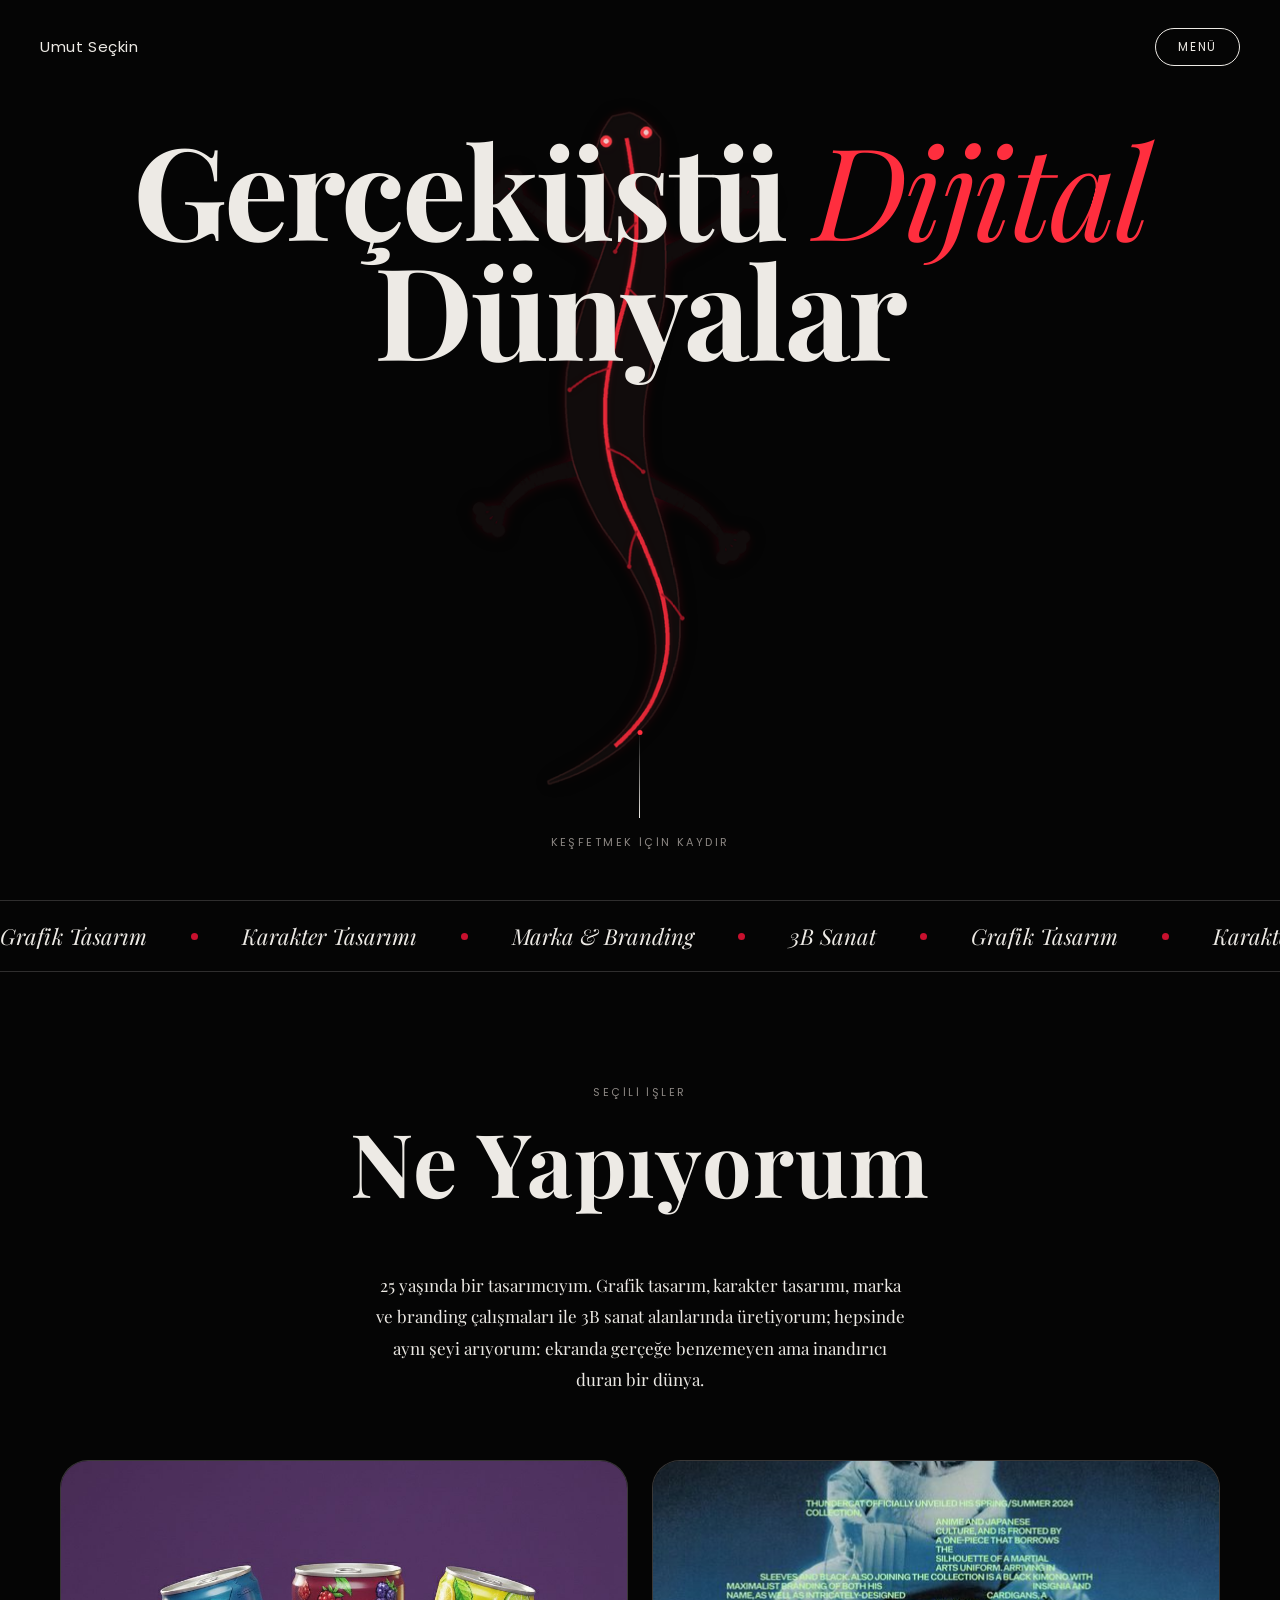
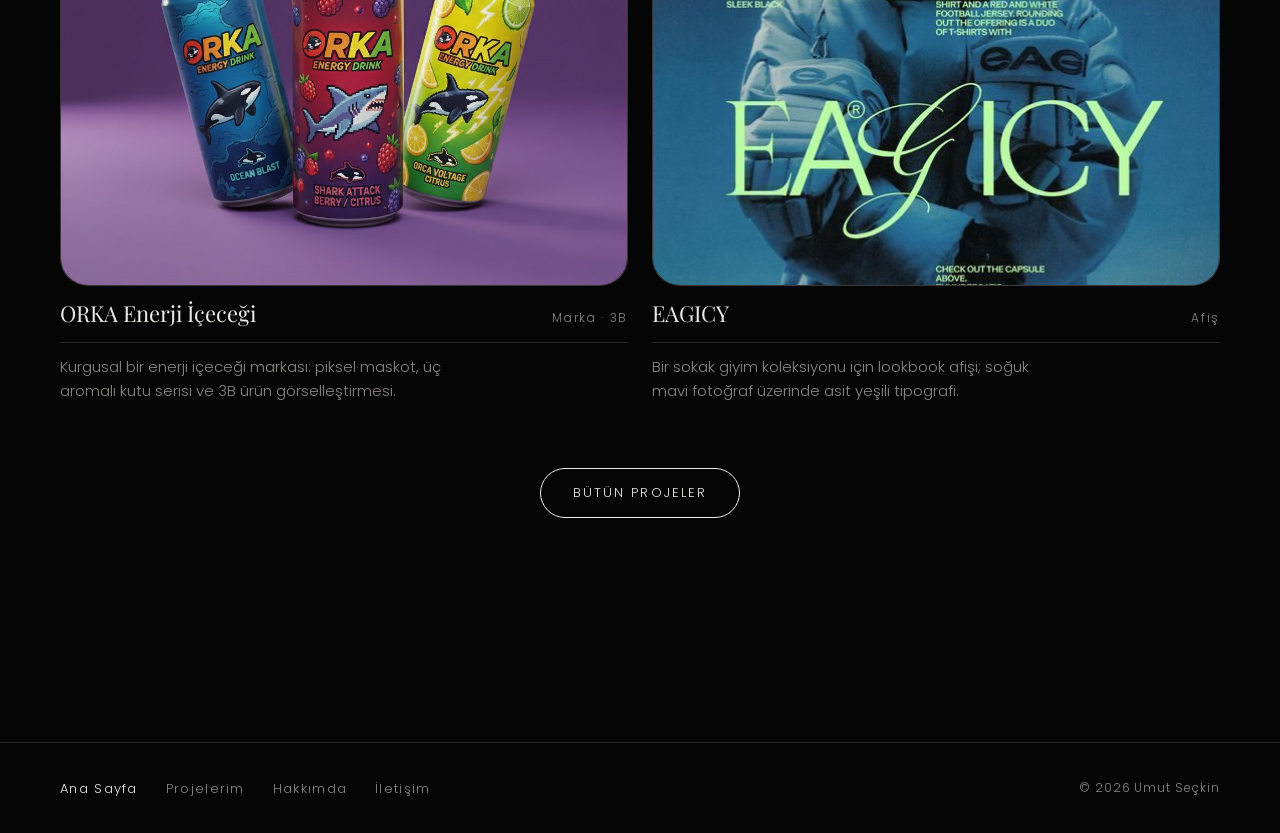
<file: index.html>
<!DOCTYPE html>
<html lang="tr">
<head>
  <meta charset="UTF-8">
  <meta name="viewport" content="width=device-width, initial-scale=1.0">
  <title>Umut Seçkin — Gerçeküstü Dijital Dünyalar</title>
  <meta name="description" content="Umut Seçkin'in kişisel portfolyosu: grafik tasarım, karakter tasarımı, marka çalışmaları ve 3B sanat.">
  <link rel="icon" href="gorseller/kertenkele.png">
  <link rel="stylesheet" href="css/style.css">
</head>
<body>

  <header class="ust-bar">
    <a class="imza" href="index.html">Umut Seçkin</a>
    <button class="menu-dugme" type="button" id="menuAc" aria-expanded="false" aria-controls="menu">Menü</button>
  </header>

  <nav class="menu-katman" id="menu" data-acik="false" aria-label="Ana menü">
    <button class="menu-kapat" type="button" id="menuKapat">Kapat</button>
    <a class="menu-baglanti" href="index.html" style="--i:1" aria-current="page">Ana Sayfa</a>
    <a class="menu-baglanti" href="projeler.html" style="--i:2">Projelerim</a>
    <a class="menu-baglanti" href="hakkimda.html" style="--i:3">Hakkımda</a>
    <a class="menu-baglanti" href="iletisim.html" style="--i:4">İletişim</a>
  </nav>

  <main>

    <section class="acilis">
      <div class="motif motif--merkez" aria-hidden="true"><img class="motif-ic" src="gorseller/kertenkele.png" alt="" data-hiz="0.10" data-fare="18"></div>
      <h1 class="dev-baslik acilis-baslik">Gerçeküstü <em>Dijital</em> Dünyalar</h1>
      <a class="kaydir" href="#serit">
        <span class="hat" aria-hidden="true"></span>
        <span class="etiket">Keşfetmek için kaydır</span>
      </a>
    </section>

    <div class="serit" id="serit" aria-hidden="true">
      <div class="serit-ic">
        <span>Grafik Tasarım</span><span class="serit-nokta"></span>
        <span>Karakter Tasarımı</span><span class="serit-nokta"></span>
        <span>Marka &amp; Branding</span><span class="serit-nokta"></span>
        <span>3B Sanat</span><span class="serit-nokta"></span>
        <span>Grafik Tasarım</span><span class="serit-nokta"></span>
        <span>Karakter Tasarımı</span><span class="serit-nokta"></span>
        <span>Marka &amp; Branding</span><span class="serit-nokta"></span>
        <span>3B Sanat</span><span class="serit-nokta"></span>
      </div>
    </div>

    <section class="bolum" id="secili">
      <div class="kabuk">
        <div class="bolum-basi anim">
          <p class="etiket">Seçili işler</p>
          <h2 class="sayfa-baslik">Ne Yapıyorum</h2>
        </div>

        <p class="metin-serif giris-metin anim">
          25 yaşında bir tasarımcıyım. Grafik tasarım, karakter tasarımı, marka ve
          branding çalışmaları ile 3B sanat alanlarında üretiyorum; hepsinde aynı şeyi
          arıyorum: ekranda gerçeğe benzemeyen ama inandırıcı duran bir dünya.
        </p>

        <div class="izgara">
          <a class="proje anim" href="projeler.html">
            <div class="proje-gorsel">
              <img src="gorseller/orka.jpg" alt="ORKA enerji içeceği kutu serisi, üç boyutlu ürün görseli">
            </div>
            <div class="proje-bilgi">
              <h3 class="proje-ad">ORKA Enerji İçeceği</h3>
              <span class="proje-yil">Marka · 3B</span>
            </div>
            <p class="proje-aciklama">Kurgusal bir enerji içeceği markası: piksel maskot, üç aromalı kutu serisi ve 3B ürün görselleştirmesi.</p>
          </a>

          <a class="proje anim" href="projeler.html" style="--gecikme:.12s">
            <div class="proje-gorsel">
              <img src="gorseller/eagicy.jpg" alt="EAGICY moda koleksiyonu afişi" class="odak-orta">
            </div>
            <div class="proje-bilgi">
              <h3 class="proje-ad">EAGICY</h3>
              <span class="proje-yil">Afiş</span>
            </div>
            <p class="proje-aciklama">Bir sokak giyim koleksiyonu için lookbook afişi; soğuk mavi fotoğraf üzerinde asit yeşili tipografi.</p>
          </a>
        </div>

        <div class="devam anim">
          <a class="devam-baglanti" href="projeler.html">Bütün projeler</a>
        </div>
      </div>
    </section>

  </main>

  <footer class="alt-bilgi">
    <div class="kabuk">
      <ul class="alt-menu">
        <li><a href="index.html" aria-current="page">Ana Sayfa</a></li>
        <li><a href="projeler.html">Projelerim</a></li>
        <li><a href="hakkimda.html">Hakkımda</a></li>
        <li><a href="iletisim.html">İletişim</a></li>
      </ul>
      <p class="telif">© 2026 Umut Seçkin</p>
    </div>
  </footer>

  <script src="js/menu.js"></script>
  <script src="js/animasyon.js"></script>
</body>
</html>
</file>
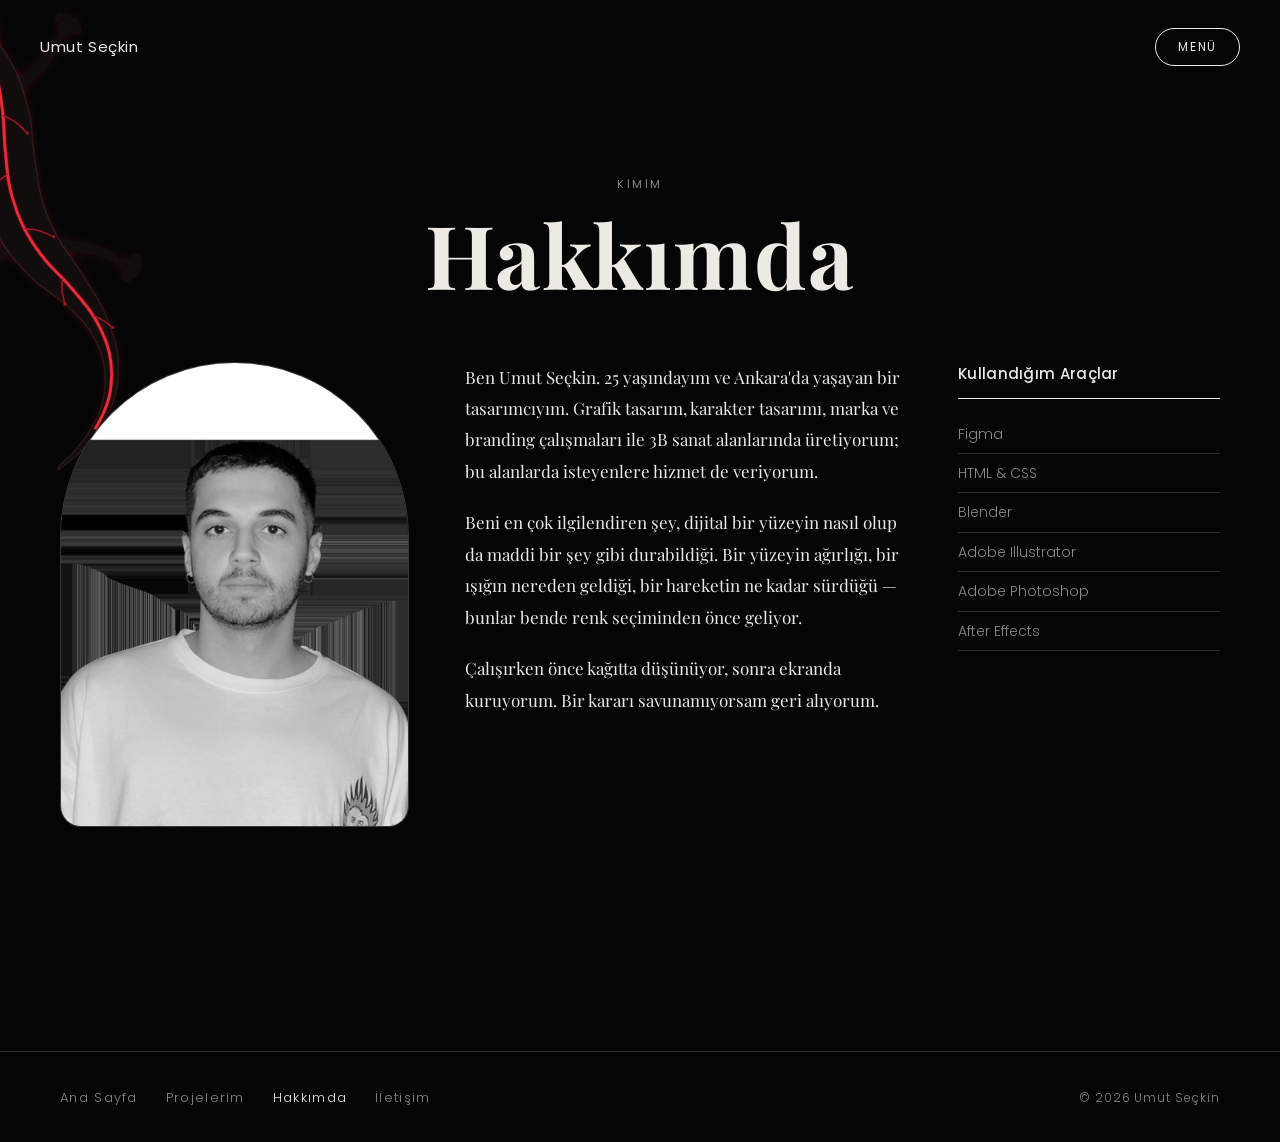
<file: hakkimda.html>
<!DOCTYPE html>
<html lang="tr">
<head>
  <meta charset="UTF-8">
  <meta name="viewport" content="width=device-width, initial-scale=1.0">
  <title>Hakkımda — Umut Seçkin</title>
  <meta name="description" content="Umut Seçkin kimdir: grafik tasarım, karakter tasarımı, marka çalışmaları ve 3B sanat.">
  <link rel="icon" href="gorseller/kertenkele.png">
  <link rel="stylesheet" href="css/style.css">
</head>
<body>

  <header class="ust-bar">
    <a class="imza" href="index.html">Umut Seçkin</a>
    <button class="menu-dugme" type="button" id="menuAc" aria-expanded="false" aria-controls="menu">Menü</button>
  </header>

  <nav class="menu-katman" id="menu" data-acik="false" aria-label="Ana menü">
    <button class="menu-kapat" type="button" id="menuKapat">Kapat</button>
    <a class="menu-baglanti" href="index.html" style="--i:1">Ana Sayfa</a>
    <a class="menu-baglanti" href="projeler.html" style="--i:2">Projelerim</a>
    <a class="menu-baglanti" href="hakkimda.html" style="--i:3" aria-current="page">Hakkımda</a>
    <a class="menu-baglanti" href="iletisim.html" style="--i:4">İletişim</a>
  </nav>

  <main>
    <section class="bolum bolum--ilk">
      <div class="motif motif--sol" aria-hidden="true"><img class="motif-ic" src="gorseller/kertenkele.png" alt="" data-hiz="0.12" data-fare="10"></div>

      <div class="kabuk">
        <div class="bolum-basi anim">
          <p class="etiket">Kimim</p>
          <h1 class="sayfa-baslik">Hakkımda</h1>
        </div>

        <div class="hakkimda-duzen">

          <div class="portre anim">
            <img src="gorseller/portre.jpg" alt="Umut Seçkin'in siyah beyaz portresi">
          </div>

          <div class="hakkimda-metin metin-serif anim" style="--gecikme:.12s">
            <p>
              Ben Umut Seçkin. 25 yaşındayım ve Ankara'da yaşayan bir tasarımcıyım.
              Grafik tasarım, karakter tasarımı, marka ve branding çalışmaları ile
              3B sanat alanlarında üretiyorum; bu alanlarda isteyenlere hizmet de veriyorum.
            </p>
            <p>
              Beni en çok ilgilendiren şey, dijital bir yüzeyin nasıl olup da maddi
              bir şey gibi durabildiği. Bir yüzeyin ağırlığı, bir ışığın nereden
              geldiği, bir hareketin ne kadar sürdüğü — bunlar bende renk seçiminden
              önce geliyor.
            </p>
            <p>
              Çalışırken önce kağıtta düşünüyor, sonra ekranda kuruyorum.
              Bir kararı savunamıyorsam geri alıyorum.
            </p>
          </div>

          <div class="araclar anim" style="--gecikme:.24s">
            <h2>Kullandığım Araçlar</h2>
            <!-- DEĞİŞTİR: Gerçekten kullandıklarını bırak, kalanını sil. -->
            <ul>
              <li>Figma</li>
              <li>HTML &amp; CSS</li>
              <li>Blender</li>
              <li>Adobe Illustrator</li>
              <li>Adobe Photoshop</li>
              <li>After Effects</li>
            </ul>
          </div>

        </div>
      </div>
    </section>
  </main>

  <footer class="alt-bilgi">
    <div class="kabuk">
      <ul class="alt-menu">
        <li><a href="index.html">Ana Sayfa</a></li>
        <li><a href="projeler.html">Projelerim</a></li>
        <li><a href="hakkimda.html" aria-current="page">Hakkımda</a></li>
        <li><a href="iletisim.html">İletişim</a></li>
      </ul>
      <p class="telif">© 2026 Umut Seçkin</p>
    </div>
  </footer>

  <script src="js/menu.js"></script>
  <script src="js/animasyon.js"></script>
</body>
</html>
</file>
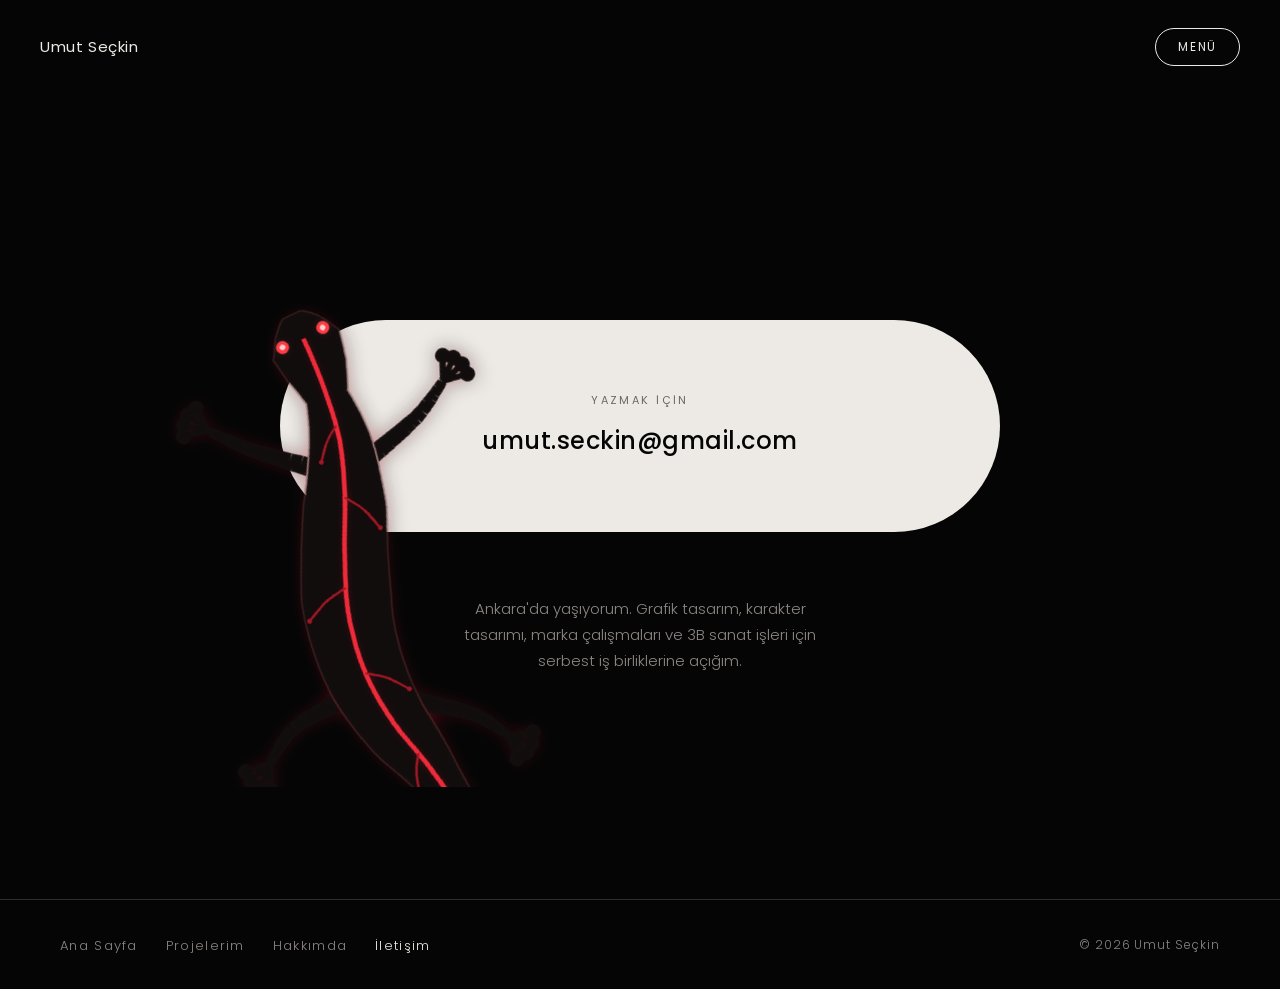
<file: iletisim.html>
<!DOCTYPE html>
<html lang="tr">
<head>
  <meta charset="UTF-8">
  <meta name="viewport" content="width=device-width, initial-scale=1.0">
  <title>İletişim — Umut Seçkin</title>
  <meta name="description" content="Umut Seçkin ile iletişime geçin.">
  <link rel="icon" href="gorseller/kertenkele.png">
  <link rel="stylesheet" href="css/style.css">
</head>
<body>

  <header class="ust-bar">
    <a class="imza" href="index.html">Umut Seçkin</a>
    <button class="menu-dugme" type="button" id="menuAc" aria-expanded="false" aria-controls="menu">Menü</button>
  </header>

  <nav class="menu-katman" id="menu" data-acik="false" aria-label="Ana menü">
    <button class="menu-kapat" type="button" id="menuKapat">Kapat</button>
    <a class="menu-baglanti" href="index.html" style="--i:1">Ana Sayfa</a>
    <a class="menu-baglanti" href="projeler.html" style="--i:2">Projelerim</a>
    <a class="menu-baglanti" href="hakkimda.html" style="--i:3">Hakkımda</a>
    <a class="menu-baglanti" href="iletisim.html" style="--i:4" aria-current="page">İletişim</a>
  </nav>

  <main>
    <section class="bolum bolum--ilk">
      <div class="kabuk">
        <h1 class="gizli-baslik">İletişim</h1>

        <div class="iletisim-kart anim">
          <div class="motif motif--kart" aria-hidden="true"><img class="motif-ic" src="gorseller/kertenkele.png" alt="" data-hiz="0.06" data-fare="8"></div>
          <p class="etiket">Yazmak için</p>
          <a class="eposta" href="mailto:umut.seckin@gmail.com">umut.seckin@gmail.com</a>
        </div>

        <p class="iletisim-not anim" style="--gecikme:.15s">
          Ankara'da yaşıyorum. Grafik tasarım, karakter tasarımı, marka çalışmaları
          ve 3B sanat işleri için serbest iş birliklerine açığım.
        </p>

        <!-- DEĞİŞTİR: Hesap adreslerini yazınca bu bloğun başındaki ve sonundaki
             yorum işaretlerini kaldır. Adressiz bağlantı teslimde bulunmasın.
        <div class="baglantilar">
          <a href="https://instagram.com/KULLANICI_ADIN" target="_blank" rel="noopener">Instagram</a>
          <a href="https://behance.net/KULLANICI_ADIN" target="_blank" rel="noopener">Behance</a>
        </div>
        -->
      </div>
    </section>
  </main>

  <footer class="alt-bilgi">
    <div class="kabuk">
      <ul class="alt-menu">
        <li><a href="index.html">Ana Sayfa</a></li>
        <li><a href="projeler.html">Projelerim</a></li>
        <li><a href="hakkimda.html">Hakkımda</a></li>
        <li><a href="iletisim.html" aria-current="page">İletişim</a></li>
      </ul>
      <p class="telif">© 2026 Umut Seçkin</p>
    </div>
  </footer>

  <script src="js/menu.js"></script>
  <script src="js/animasyon.js"></script>
</body>
</html>
</file>
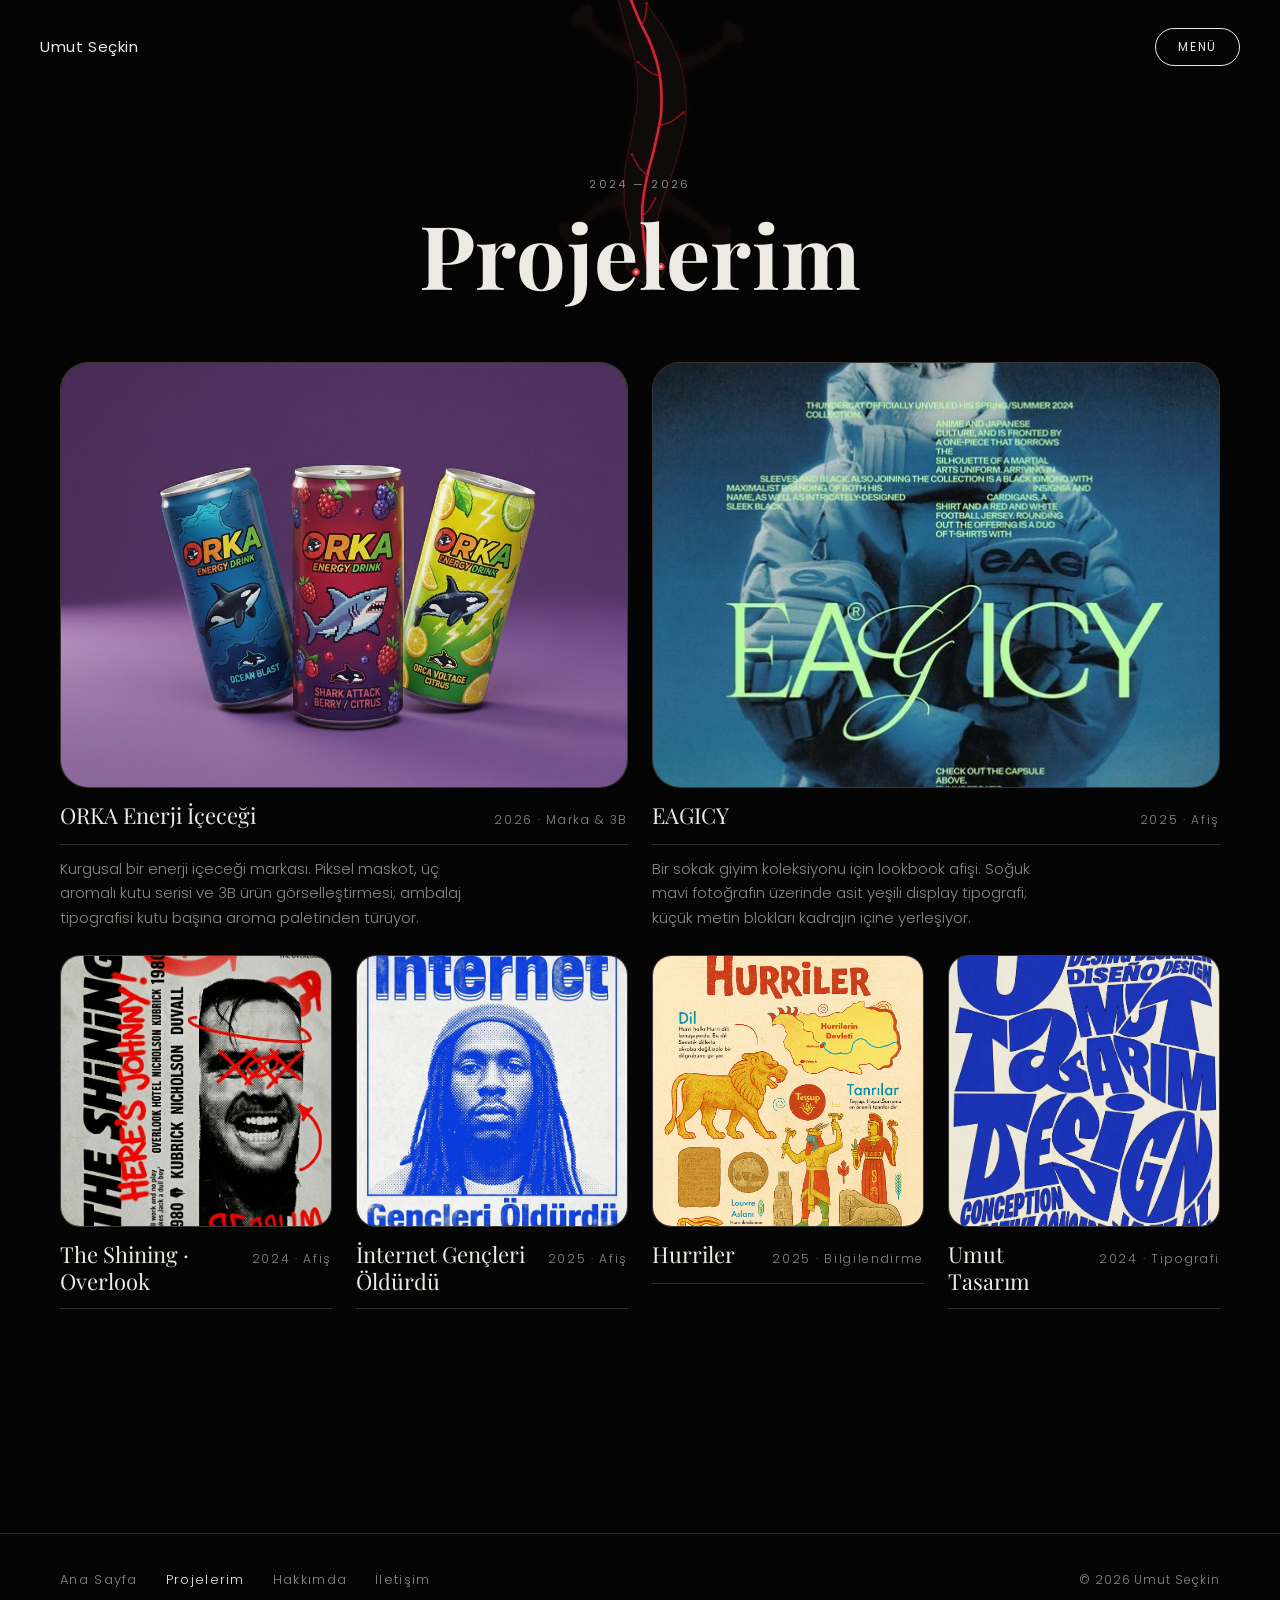
<file: projeler.html>
<!DOCTYPE html>
<html lang="tr">
<head>
  <meta charset="UTF-8">
  <meta name="viewport" content="width=device-width, initial-scale=1.0">
  <title>Projelerim — Umut Seçkin</title>
  <meta name="description" content="Umut Seçkin'in grafik tasarım, marka, afiş ve 3B sanat projeleri.">
  <link rel="icon" href="gorseller/kertenkele.png">
  <link rel="stylesheet" href="css/style.css">
</head>
<body>

  <header class="ust-bar">
    <a class="imza" href="index.html">Umut Seçkin</a>
    <button class="menu-dugme" type="button" id="menuAc" aria-expanded="false" aria-controls="menu">Menü</button>
  </header>

  <nav class="menu-katman" id="menu" data-acik="false" aria-label="Ana menü">
    <button class="menu-kapat" type="button" id="menuKapat">Kapat</button>
    <a class="menu-baglanti" href="index.html" style="--i:1">Ana Sayfa</a>
    <a class="menu-baglanti" href="projeler.html" style="--i:2" aria-current="page">Projelerim</a>
    <a class="menu-baglanti" href="hakkimda.html" style="--i:3">Hakkımda</a>
    <a class="menu-baglanti" href="iletisim.html" style="--i:4">İletişim</a>
  </nav>

  <main>
    <section class="bolum bolum--ilk">
      <div class="motif motif--tepe" aria-hidden="true"><img class="motif-ic" src="gorseller/kertenkele.png" alt="" data-hiz="0.15" data-fare="10"></div>

      <div class="kabuk">
        <div class="bolum-basi anim">
          <p class="etiket">2024 — 2026</p>
          <h1 class="sayfa-baslik">Projelerim</h1>
        </div>

        <div class="izgara">

          <figure class="proje anim">
            <div class="proje-gorsel">
              <img src="gorseller/orka.jpg" alt="ORKA enerji içeceği kutu serisi, üç boyutlu ürün görseli">
            </div>
            <figcaption>
              <div class="proje-bilgi">
                <h2 class="proje-ad">ORKA Enerji İçeceği</h2>
                <span class="proje-yil">2026 · Marka &amp; 3B</span>
              </div>
              <p class="proje-aciklama">Kurgusal bir enerji içeceği markası. Piksel maskot, üç aromalı kutu serisi ve 3B ürün görselleştirmesi; ambalaj tipografisi kutu başına aroma paletinden türüyor.</p>
            </figcaption>
          </figure>

          <figure class="proje anim" style="--gecikme:.12s">
            <div class="proje-gorsel">
              <img src="gorseller/eagicy.jpg" alt="EAGICY moda koleksiyonu afişi" class="odak-orta">
            </div>
            <figcaption>
              <div class="proje-bilgi">
                <h2 class="proje-ad">EAGICY</h2>
                <span class="proje-yil">2025 · Afiş</span>
              </div>
              <p class="proje-aciklama">Bir sokak giyim koleksiyonu için lookbook afişi. Soğuk mavi fotoğrafın üzerinde asit yeşili display tipografi; küçük metin blokları kadrajın içine yerleşiyor.</p>
            </figcaption>
          </figure>

          <figure class="proje proje--kucuk anim">
            <div class="proje-gorsel">
              <img src="gorseller/shining.jpg" alt="The Shining filmi için grafiti dokulu afiş yorumu">
            </div>
            <figcaption>
              <div class="proje-bilgi">
                <h2 class="proje-ad">The Shining · Overlook</h2>
                <span class="proje-yil">2024 · Afiş</span>
              </div>
            </figcaption>
          </figure>

          <figure class="proje proje--kucuk anim" style="--gecikme:.08s">
            <div class="proje-gorsel">
              <img src="gorseller/internet.jpg" alt="İnternet Gençleri Öldürdü başlıklı yarım ton baskı afiş">
            </div>
            <figcaption>
              <div class="proje-bilgi">
                <h2 class="proje-ad">İnternet Gençleri Öldürdü</h2>
                <span class="proje-yil">2025 · Afiş</span>
              </div>
            </figcaption>
          </figure>

          <figure class="proje proje--kucuk anim" style="--gecikme:.16s">
            <div class="proje-gorsel">
              <img src="gorseller/hurriler.jpg" alt="Hurriler uygarlığını anlatan bilgilendirme tasarımı" class="odak-ust">
            </div>
            <figcaption>
              <div class="proje-bilgi">
                <h2 class="proje-ad">Hurriler</h2>
                <span class="proje-yil">2025 · Bilgilendirme</span>
              </div>
            </figcaption>
          </figure>

          <figure class="proje proje--kucuk anim" style="--gecikme:.24s">
            <div class="proje-gorsel">
              <img src="gorseller/tipografi.jpg" alt="Umut Tasarım yazılı deforme harflerle kurulmuş tipografik afiş">
            </div>
            <figcaption>
              <div class="proje-bilgi">
                <h2 class="proje-ad">Umut Tasarım</h2>
                <span class="proje-yil">2024 · Tipografi</span>
              </div>
            </figcaption>
          </figure>

        </div>
      </div>
    </section>
  </main>

  <footer class="alt-bilgi">
    <div class="kabuk">
      <ul class="alt-menu">
        <li><a href="index.html">Ana Sayfa</a></li>
        <li><a href="projeler.html" aria-current="page">Projelerim</a></li>
        <li><a href="hakkimda.html">Hakkımda</a></li>
        <li><a href="iletisim.html">İletişim</a></li>
      </ul>
      <p class="telif">© 2026 Umut Seçkin</p>
    </div>
  </footer>

  <script src="js/menu.js"></script>
  <script src="js/animasyon.js"></script>
</body>
</html>
</file>
<file: css/style.css>
/* ==========================================================================
   Umut Seçkin — Kişisel Portfolyo
   GİT423 Web Tasarımı · Final
   Tasarım kararları Ödev 8 taslağından taşındı.
   ========================================================================== */

@import url('https://fonts.googleapis.com/css2?family=Playfair+Display:ital,wght@0,400;0,700;0,900;1,400&family=Poppins:wght@300;400;500&display=swap&subset=latin,latin-ext');

/* --------------------------------------------------------------------------
   1. Tasarım değişkenleri (palet, tipografi, boşluk)
   -------------------------------------------------------------------------- */

:root {
  /* Renk — kızıl tonu kertenkelenin damar/göz parlamasından alındı */
  --zemin:        #050505;
  --zemin-yuzey:  #121110;
  --kagit:        #EDEAE5;
  --kagit-solgun: #8C8783;
  --kizil:        #C8102E;
  --kizil-parlak: #FF2E3E;
  --cizgi:        rgba(237, 234, 229, 0.18);

  /* Tipografi */
  --serif: 'Playfair Display', Georgia, serif;
  --sans:  'Poppins', 'Helvetica Neue', Arial, sans-serif;

  /* Boşluk ölçeği */
  --bosluk-xs: 0.5rem;
  --bosluk-s:  1rem;
  --bosluk-m:  2rem;
  --bosluk-l:  4rem;
  --bosluk-xl: 7rem;

  /* Kabuk */
  --kabuk-en: 1240px;
  --kenar:    2.5rem;
}

/* --------------------------------------------------------------------------
   2. Sıfırlama ve temel
   -------------------------------------------------------------------------- */

*,
*::before,
*::after { box-sizing: border-box; }

html {
  scroll-behavior: smooth;
  -webkit-text-size-adjust: 100%;
}

body {
  margin: 0;
  background-color: var(--zemin);
  color: var(--kagit);
  font-family: var(--sans);
  font-weight: 300;
  font-size: 1rem;
  line-height: 1.6;
  overflow-x: hidden;
}

img {
  display: block;
  max-width: 100%;
  height: auto;
}

a {
  color: inherit;
  text-decoration: none;
}

/* Klavyeyle gezinenler için görünür odak */
a:focus-visible,
button:focus-visible {
  outline: 2px solid var(--kizil-parlak);
  outline-offset: 4px;
}

.kabuk {
  width: 100%;
  max-width: var(--kabuk-en);
  margin-inline: auto;
  padding-inline: var(--kenar);
}

/* Ekranda görünmeyen ama ekran okuyucunun okuduğu metin */
.gizli-baslik {
  position: absolute;
  width: 1px; height: 1px;
  padding: 0; margin: -1px;
  overflow: hidden;
  clip: rect(0 0 0 0);
  white-space: nowrap;
}

/* --------------------------------------------------------------------------
   3. Tipografi ölçeği
   -------------------------------------------------------------------------- */

.dev-baslik {
  font-family: var(--serif);
  font-weight: 700;
  font-size: clamp(2.75rem, 10vw, 8rem);
  line-height: 0.94;
  letter-spacing: -0.02em;
  margin: 0;
}

.sayfa-baslik {
  font-family: var(--serif);
  font-weight: 700;
  font-size: clamp(2.25rem, 7vw, 5.5rem);
  line-height: 1;
  letter-spacing: 0.01em;
  margin: 0;
  text-align: center;
}

.etiket {
  font-family: var(--sans);
  font-weight: 400;
  font-size: 0.6875rem;
  letter-spacing: 0.22em;
  text-transform: uppercase;
  color: var(--kagit-solgun);
  margin: 0;
}

.metin-serif {
  font-family: var(--serif);
  font-weight: 400;
  font-size: 1.0625rem;
  line-height: 1.85;
}

/* --------------------------------------------------------------------------
   4. Üst bar ve menü
   -------------------------------------------------------------------------- */

.ust-bar {
  position: fixed;
  top: 0; left: 0; right: 0;
  z-index: 40;
  display: flex;
  align-items: center;
  justify-content: space-between;
  padding: 1.75rem var(--kenar);
}

.imza {
  font-family: var(--sans);
  font-weight: 400;
  font-size: 0.9375rem;
  letter-spacing: 0.04em;
  color: var(--kagit);
}

.menu-dugme {
  font-family: var(--sans);
  font-weight: 400;
  font-size: 0.75rem;
  letter-spacing: 0.16em;
  text-transform: uppercase;
  color: var(--kagit);
  background: transparent;
  border: 1px solid var(--kagit);
  border-radius: 999px;
  padding: 0.55rem 1.35rem;
  cursor: pointer;
  transition: background-color 0.25s ease, color 0.25s ease;
}

.menu-dugme:hover {
  background-color: var(--kagit);
  color: var(--zemin);
}

/* Açılan tam ekran menü */
.menu-katman {
  position: fixed;
  inset: 0;
  z-index: 50;
  background-color: var(--zemin);
  display: flex;
  flex-direction: column;
  align-items: center;
  justify-content: center;
  gap: var(--bosluk-s);
  opacity: 0;
  visibility: hidden;
  transition: opacity 0.35s ease, visibility 0.35s ease;
}

.menu-katman[data-acik="true"] {
  opacity: 1;
  visibility: visible;
}

.menu-kapat {
  position: absolute;
  top: 1.6rem;
  right: var(--kenar);
  font-family: var(--sans);
  font-size: 0.75rem;
  letter-spacing: 0.16em;
  text-transform: uppercase;
  color: var(--kagit);
  background: transparent;
  border: 1px solid var(--kagit);
  border-radius: 999px;
  padding: 0.55rem 1.35rem;
  cursor: pointer;
}

.menu-baglanti {
  font-family: var(--serif);
  font-weight: 400;
  font-size: clamp(2rem, 6vw, 3.75rem);
  line-height: 1.25;
  color: var(--kagit);
  transition: color 0.2s ease;
}

.menu-baglanti:hover,
.menu-baglanti[aria-current="page"] {
  color: var(--kizil-parlak);
}

/* --------------------------------------------------------------------------
   5. Kertenkele — sitenin imza motifi.
      Her sayfada farklı ölçekte ve kadrajda görünür.
   -------------------------------------------------------------------------- */

.motif {
  position: absolute;
  z-index: 1;
  pointer-events: none;
  user-select: none;
}

.motif img {
  display: block;
  width: 100%;
  height: auto;
  will-change: transform;
}

.motif--merkez {
  top: 50%;
  left: 50%;
  width: min(420px, 42vw);
  transform: translate(-50%, -46%);
}

.motif--tepe {
  top: -14%;
  left: 50%;
  width: min(260px, 34vw);
  transform: translateX(-50%) rotate(180deg);
  opacity: 0.9;
}

.motif--sol {
  top: -3rem;
  left: -6rem;
  width: min(300px, 38vw);
  transform: rotate(-18deg);
}

.motif--kart {
  top: -32%;
  left: -14%;
  width: min(460px, 64vw);
  transform: rotate(-14deg);
}

/* --------------------------------------------------------------------------
   6. Ana sayfa — açılış
   -------------------------------------------------------------------------- */

.acilis {
  position: relative;
  min-height: 100svh;
  display: flex;
  flex-direction: column;
  align-items: center;
  justify-content: center;
  text-align: center;
  padding: 8rem var(--kenar) 3rem;
  overflow: hidden;
}

.acilis-baslik {
  position: relative;
  z-index: 2;
  max-width: 15ch;
}

.acilis-baslik em {
  font-style: italic;
  font-weight: 400;
  color: var(--kizil-parlak);
}

.kaydir {
  position: relative;
  z-index: 2;
  margin-top: auto;
  padding-top: var(--bosluk-l);
  display: flex;
  flex-direction: column;
  align-items: center;
  gap: var(--bosluk-s);
}

/* İnce dikey çizgi — taslaktan gelen ve bütün sayfalarda tekrar eden öge */
.hat {
  display: block;
  width: 1px;
  height: 5.5rem;
  background: linear-gradient(to bottom, transparent, var(--kagit));
}

/* --------------------------------------------------------------------------
   7. Bölüm kalıbı
   -------------------------------------------------------------------------- */

.bolum {
  position: relative;
  padding-block: var(--bosluk-xl);
  overflow: hidden;
}

.bolum--ilk {
  padding-top: 11rem;
}

.bolum-basi {
  position: relative;
  z-index: 2;
  display: flex;
  flex-direction: column;
  align-items: center;
  gap: var(--bosluk-s);
  margin-bottom: var(--bosluk-l);
}

.giris-metin {
  position: relative;
  z-index: 2;
  max-width: 54ch;
  margin: 0 auto var(--bosluk-l);
  text-align: center;
}

/* --------------------------------------------------------------------------
   8. Proje ızgarası
      Taslaktaki 2 büyük + 4 küçük düzeni, ortak 12 sütunluk ızgaraya oturtuldu;
      böylece kutuların alt ve yan kenarları birbirini tutuyor.
   -------------------------------------------------------------------------- */

.izgara {
  position: relative;
  z-index: 2;
  display: grid;
  grid-template-columns: repeat(12, 1fr);
  gap: 1.5rem;
}

.proje {
  display: block;
  grid-column: span 6;
  position: relative;
}

.proje--kucuk { grid-column: span 3; }

.proje-gorsel {
  position: relative;
  aspect-ratio: 4 / 3;
  border-radius: 28px;
  overflow: hidden;
  background-color: var(--zemin-yuzey);
  border: 1px solid var(--cizgi);
}

.proje--kucuk .proje-gorsel {
  aspect-ratio: 1 / 1;
  border-radius: 20px;
}

.proje-gorsel img {
  width: 100%;
  height: 100%;
  object-fit: cover;
  transition: transform 0.5s ease, opacity 0.35s ease;
}

.proje:hover .proje-gorsel img {
  transform: scale(1.04);
  opacity: 0.82;
}

.proje-bilgi {
  display: flex;
  align-items: baseline;
  justify-content: space-between;
  gap: var(--bosluk-s);
  margin-top: 0.9rem;
  padding-bottom: 0.9rem;
  border-bottom: 1px solid var(--cizgi);
}

.proje-ad {
  font-family: var(--serif);
  font-weight: 400;
  font-size: 1.375rem;
  line-height: 1.2;
  margin: 0;
}

.proje:hover .proje-ad { color: var(--kizil-parlak); }

.proje-yil {
  font-size: 0.75rem;
  letter-spacing: 0.14em;
  color: var(--kagit-solgun);
  white-space: nowrap;
}

.proje-aciklama {
  margin: 0.75rem 0 0;
  font-size: 0.9375rem;
  line-height: 1.65;
  color: var(--kagit-solgun);
  max-width: 46ch;
}

/* --------------------------------------------------------------------------
   9. Hakkımda
      Taslakta sağ yarı boştu ve "Kullandığım Araçlar" havada duruyordu.
      Burada metin ve araç listesi aynı ızgaraya oturuyor.
   -------------------------------------------------------------------------- */

.hakkimda-duzen {
  position: relative;
  z-index: 2;
  display: grid;
  grid-template-columns: 4fr 5fr 3fr;
  gap: 3.5rem;
  align-items: start;
}

.portre {
  aspect-ratio: 3 / 4;
  border-radius: 200px 200px 24px 24px;
  overflow: hidden;
  background-color: var(--zemin-yuzey);
  border: 1px solid var(--cizgi);
}

.portre img {
  width: 100%;
  height: 100%;
  object-fit: cover;
}

.hakkimda-metin p { margin: 0 0 1.25rem; }
.hakkimda-metin p:last-child { margin-bottom: 0; }

.araclar { margin-top: 0; }

.araclar h2 {
  font-family: var(--sans);
  font-weight: 500;
  font-size: 0.9375rem;
  letter-spacing: 0.02em;
  margin: 0 0 var(--bosluk-s);
  padding-bottom: 0.75rem;
  border-bottom: 1px solid var(--kagit);
}

.araclar ul {
  list-style: none;
  margin: 0;
  padding: 0;
}

.araclar li {
  font-size: 0.875rem;
  color: var(--kagit-solgun);
  padding-block: 0.5rem;
  border-bottom: 1px solid var(--cizgi);
}

/* --------------------------------------------------------------------------
   10. İletişim
   -------------------------------------------------------------------------- */

.iletisim-kart {
  position: relative;
  z-index: 2;
  max-width: 720px;
  margin-inline: auto;
  margin-top: 9rem;
  background-color: var(--kagit);
  color: var(--zemin);
  border-radius: 130px;
  padding: 4.5rem 3rem;
  text-align: center;
}

.eposta {
  font-family: var(--sans);
  font-weight: 500;
  font-size: clamp(0.95rem, 2.6vw, 1.5rem);
  letter-spacing: 0.02em;
  color: var(--zemin);
  border-bottom: 1px solid transparent;
  transition: border-color 0.25s ease, color 0.25s ease;
  word-break: break-word;
}

.eposta:hover {
  color: var(--kizil);
  border-bottom-color: var(--kizil);
}

.iletisim-kart .etiket { color: #6A6663; margin-bottom: 0.75rem; }

.baglantilar {
  position: relative;
  z-index: 2;
  display: flex;
  flex-wrap: wrap;
  justify-content: center;
  gap: 2.5rem;
  margin-top: var(--bosluk-l);
}

.baglantilar a {
  font-size: 0.8125rem;
  letter-spacing: 0.14em;
  text-transform: uppercase;
  color: var(--kagit-solgun);
  transition: color 0.2s ease;
}

.baglantilar a:hover { color: var(--kizil-parlak); }

/* --------------------------------------------------------------------------
   11. Alt bilgi — menü her sayfada burada da bulunur
   -------------------------------------------------------------------------- */

.alt-bilgi {
  position: relative;
  z-index: 2;
  border-top: 1px solid var(--cizgi);
  margin-top: var(--bosluk-xl);
  padding-block: var(--bosluk-m);
}

.alt-bilgi .kabuk {
  display: flex;
  flex-wrap: wrap;
  align-items: center;
  justify-content: space-between;
  gap: var(--bosluk-s);
}

.alt-menu {
  display: flex;
  flex-wrap: wrap;
  gap: 1.75rem;
  list-style: none;
  margin: 0;
  padding: 0;
}

.alt-menu a {
  font-size: 0.8125rem;
  letter-spacing: 0.1em;
  color: var(--kagit-solgun);
  transition: color 0.2s ease;
}

.alt-menu a:hover,
.alt-menu a[aria-current="page"] { color: var(--kagit); }

.telif {
  font-size: 0.75rem;
  letter-spacing: 0.08em;
  color: var(--kagit-solgun);
  margin: 0;
}

/* --------------------------------------------------------------------------
   12. Dar ekran düzenlemeleri
   -------------------------------------------------------------------------- */

@media (max-width: 900px) {
  :root { --kenar: 1.5rem; --bosluk-xl: 5rem; }

  .proje          { grid-column: span 12; }
  .proje--kucuk   { grid-column: span 6; }

  .hakkimda-duzen {
    grid-template-columns: 1fr;
    gap: var(--bosluk-m);
  }

  .portre {
    max-width: 320px;
    border-radius: 160px 160px 20px 20px;
  }

  .araclar { margin-top: var(--bosluk-s); }

  .motif--sol  { left: -4rem; width: 200px; }
  .motif--kart { top: -22%; left: -8%; width: 300px; }
  .iletisim-kart { border-radius: 60px; padding: 3rem 1.75rem; margin-top: 7rem; }
}

@media (max-width: 600px) {
  .ust-bar { padding: 1.15rem var(--kenar); }

  .proje--kucuk { grid-column: span 12; }
  .proje--kucuk .proje-gorsel { aspect-ratio: 4 / 3; }

  .izgara { gap: var(--bosluk-m); }

  .bolum--ilk { padding-top: 8rem; }

  .motif--merkez { width: 62vw; }
  .motif--tepe   { top: -6%; width: 42vw; }

  .baglantilar { gap: 1.25rem 2rem; }

  .alt-bilgi .kabuk {
    flex-direction: column;
    align-items: flex-start;
  }
}

/* --------------------------------------------------------------------------
   13. Hareketi azaltılmış tercih
   -------------------------------------------------------------------------- */

@media (prefers-reduced-motion: reduce) {
  html { scroll-behavior: auto; }

  /* Şerit dışında bütün animasyonlar kapanır; yavaş yatay akış
     rahatsız edici hareket sınıfına girmediği için şerit sürer. */
  *:not(.serit-ic),
  *::before,
  *::after {
    animation: none !important;
    transition-duration: 0.01ms !important;
  }
}

/* --------------------------------------------------------------------------
   14. Hareket katmanı
      .js sınıfı animasyon dosyası tarafından eklenir; JavaScript yoksa
      hiçbir öge gizlenmez, site olduğu gibi görünür.
   -------------------------------------------------------------------------- */

/* Kaydırınca beliren bloklar */
.js .anim {
  opacity: 0;
  transform: translateY(30px);
  transition:
    opacity 0.7s ease var(--gecikme, 0s),
    transform 0.7s cubic-bezier(0.22, 0.61, 0.36, 1) var(--gecikme, 0s);
}

.js .anim.gorunur {
  opacity: 1;
  transform: none;
}

/* Açılış sıralaması: başlık, kertenkele, kaydırma ipucu */
.js .acilis-baslik {
  opacity: 0;
  transform: translateY(46px);
  transition: opacity 0.9s ease 0.15s, transform 0.9s cubic-bezier(0.22, 0.61, 0.36, 1) 0.15s;
}

.js .acilis .motif--merkez {
  opacity: 0;
  transition: opacity 1.4s ease 0.55s;
}

.js .acilis .kaydir {
  opacity: 0;
  transition: opacity 0.8s ease 1.1s;
}

.js body.yuklendi .acilis-baslik,
.js .yuklendi .acilis-baslik { opacity: 1; transform: none; }
.js .yuklendi .acilis .motif--merkez { opacity: 0.95; }
.js .yuklendi .acilis .kaydir { opacity: 1; }

/* Üst bar yumuşak giriş */
.js .ust-bar {
  opacity: 0;
  transform: translateY(-12px);
  transition: opacity 0.7s ease 0.9s, transform 0.7s ease 0.9s;
}

.js .yuklendi .ust-bar { opacity: 1; transform: none; }

/* Kaydırma çizgisinde aşağı süzülen kızıl nokta */
.hat { position: relative; overflow: visible; }

.js .kaydir .hat::after {
  content: "";
  position: absolute;
  left: 50%;
  top: 0;
  width: 5px;
  height: 5px;
  border-radius: 50%;
  background-color: var(--kizil-parlak);
  transform: translateX(-50%);
  animation: in 2.4s cubic-bezier(0.45, 0, 0.55, 1) infinite;
}

@keyframes in {
  0%   { top: 0;    opacity: 0; }
  15%  { opacity: 1; }
  85%  { opacity: 1; }
  100% { top: 100%; opacity: 0; }
}

/* Menü bağlantıları sırayla belirir */
.js .menu-katman .menu-baglanti {
  opacity: 0;
  transform: translateY(20px);
  transition: opacity 0.4s ease, transform 0.4s ease;
}

.js .menu-katman[data-acik="true"] .menu-baglanti {
  opacity: 1;
  transform: none;
  transition-delay: calc(0.08s + var(--i, 0) * 0.06s);
}

/* Proje kartı üzerine gelince hafifçe kalkar */
.js .proje .proje-gorsel {
  transition: transform 0.45s cubic-bezier(0.22, 0.61, 0.36, 1);
}

.js .proje:hover .proje-gorsel {
  transform: translateY(-6px);
}

/* --------------------------------------------------------------------------
   15. Hizmet şeridi
   -------------------------------------------------------------------------- */

.serit {
  overflow: hidden;
  border-block: 1px solid var(--cizgi);
  padding-block: 1.1rem;
}

.serit-ic {
  display: flex;
  align-items: center;
  gap: 2.75rem;
  width: max-content;
  animation: kay 110s linear infinite;
}

.serit-ic span {
  font-family: var(--serif);
  font-style: italic;
  font-size: 1.375rem;
  white-space: nowrap;
  color: var(--kagit);
}

.serit-nokta {
  width: 7px;
  height: 7px;
  border-radius: 50%;
  background-color: var(--kizil);
  flex: none;
}

@keyframes kay {
  to { transform: translateX(-50%); }
}

.serit:hover .serit-ic { animation-play-state: paused; }

/* --------------------------------------------------------------------------
   16. İçerik yerleşim yardımcıları
   -------------------------------------------------------------------------- */

figure.proje { margin: 0; }

.odak-ust  { object-position: center 12%; }
.odak-orta { object-position: center 42%; }

.devam {
  display: flex;
  justify-content: center;
  margin-top: var(--bosluk-l);
}

.devam-baglanti {
  font-size: 0.8125rem;
  letter-spacing: 0.16em;
  text-transform: uppercase;
  color: var(--kagit);
  border: 1px solid var(--kagit);
  border-radius: 999px;
  padding: 0.85rem 2rem;
  transition: background-color 0.25s ease, color 0.25s ease;
}

.devam-baglanti:hover {
  background-color: var(--kizil-parlak);
  border-color: var(--kizil-parlak);
  color: var(--zemin);
}

.iletisim-not {
  max-width: 44ch;
  margin: var(--bosluk-l) auto 0;
  text-align: center;
  font-size: 0.9375rem;
  line-height: 1.75;
  color: var(--kagit-solgun);
  position: relative;
  z-index: 2;
}
</file>
